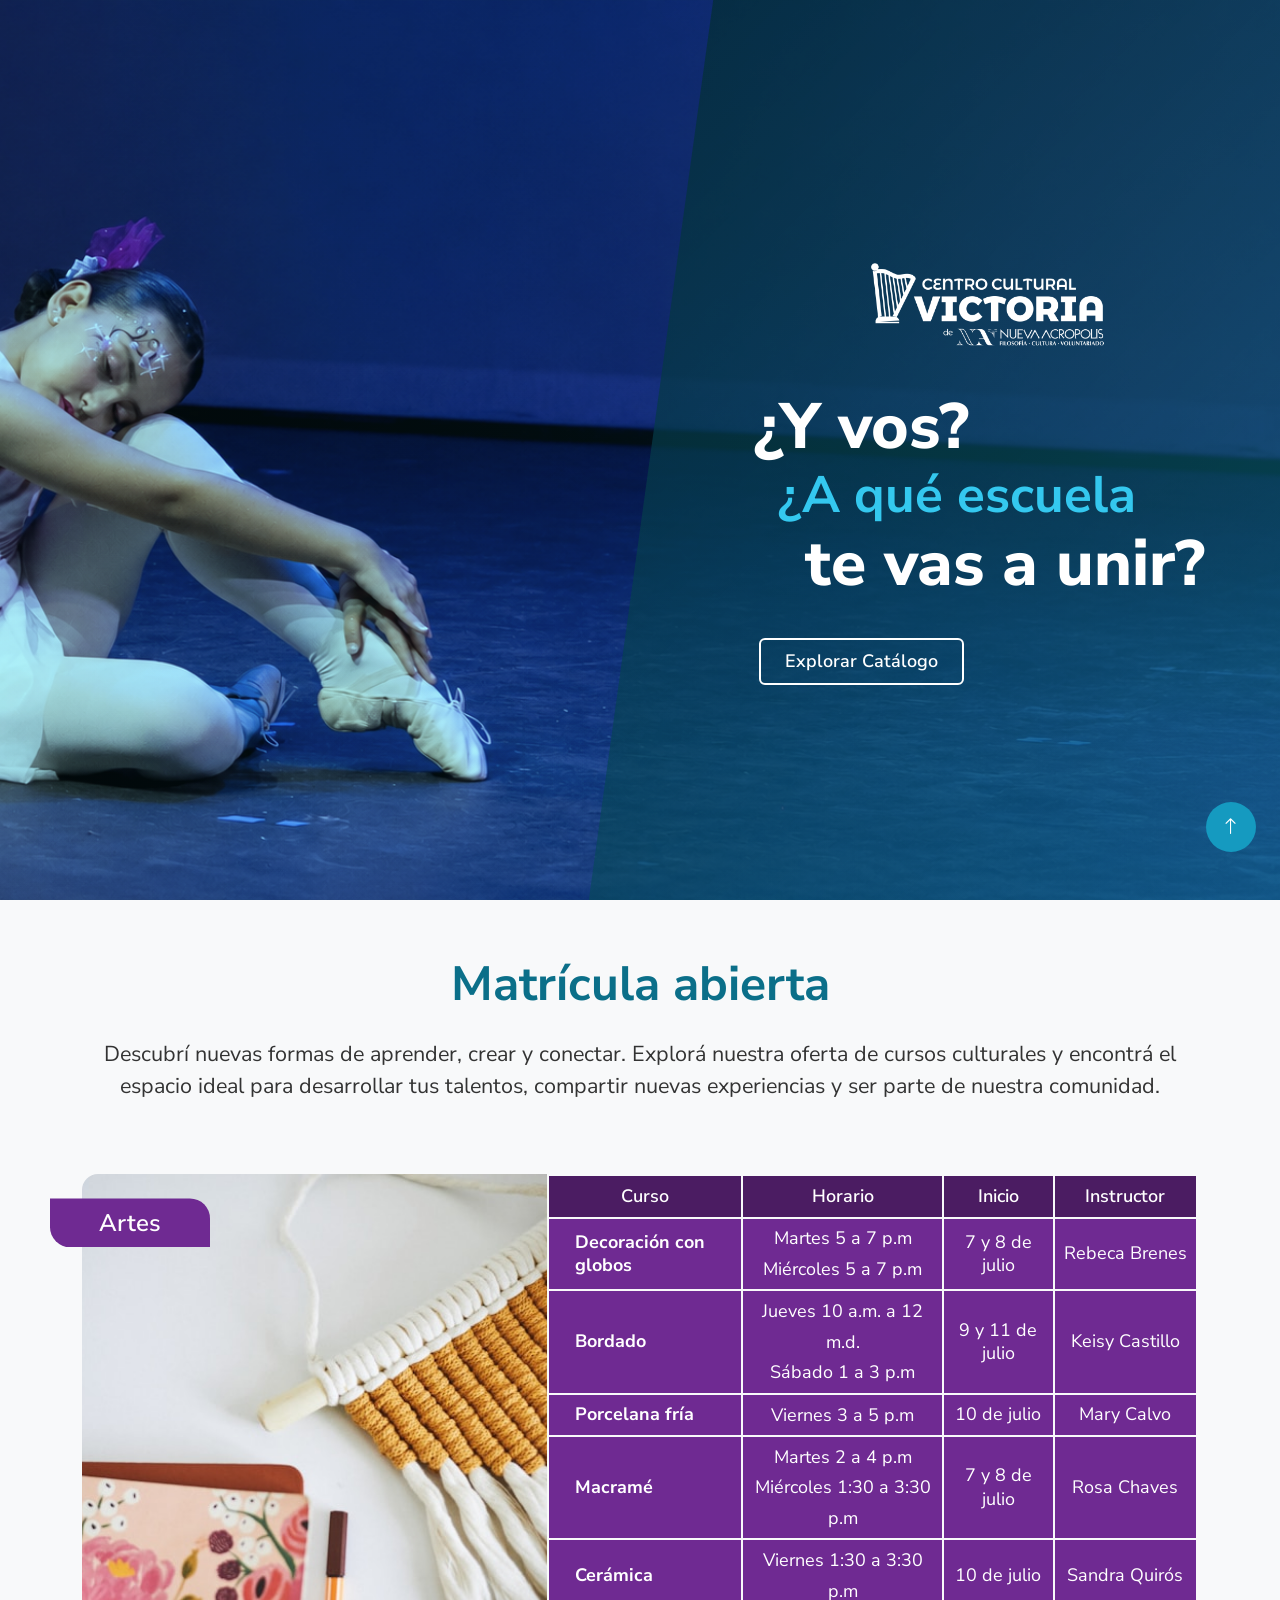
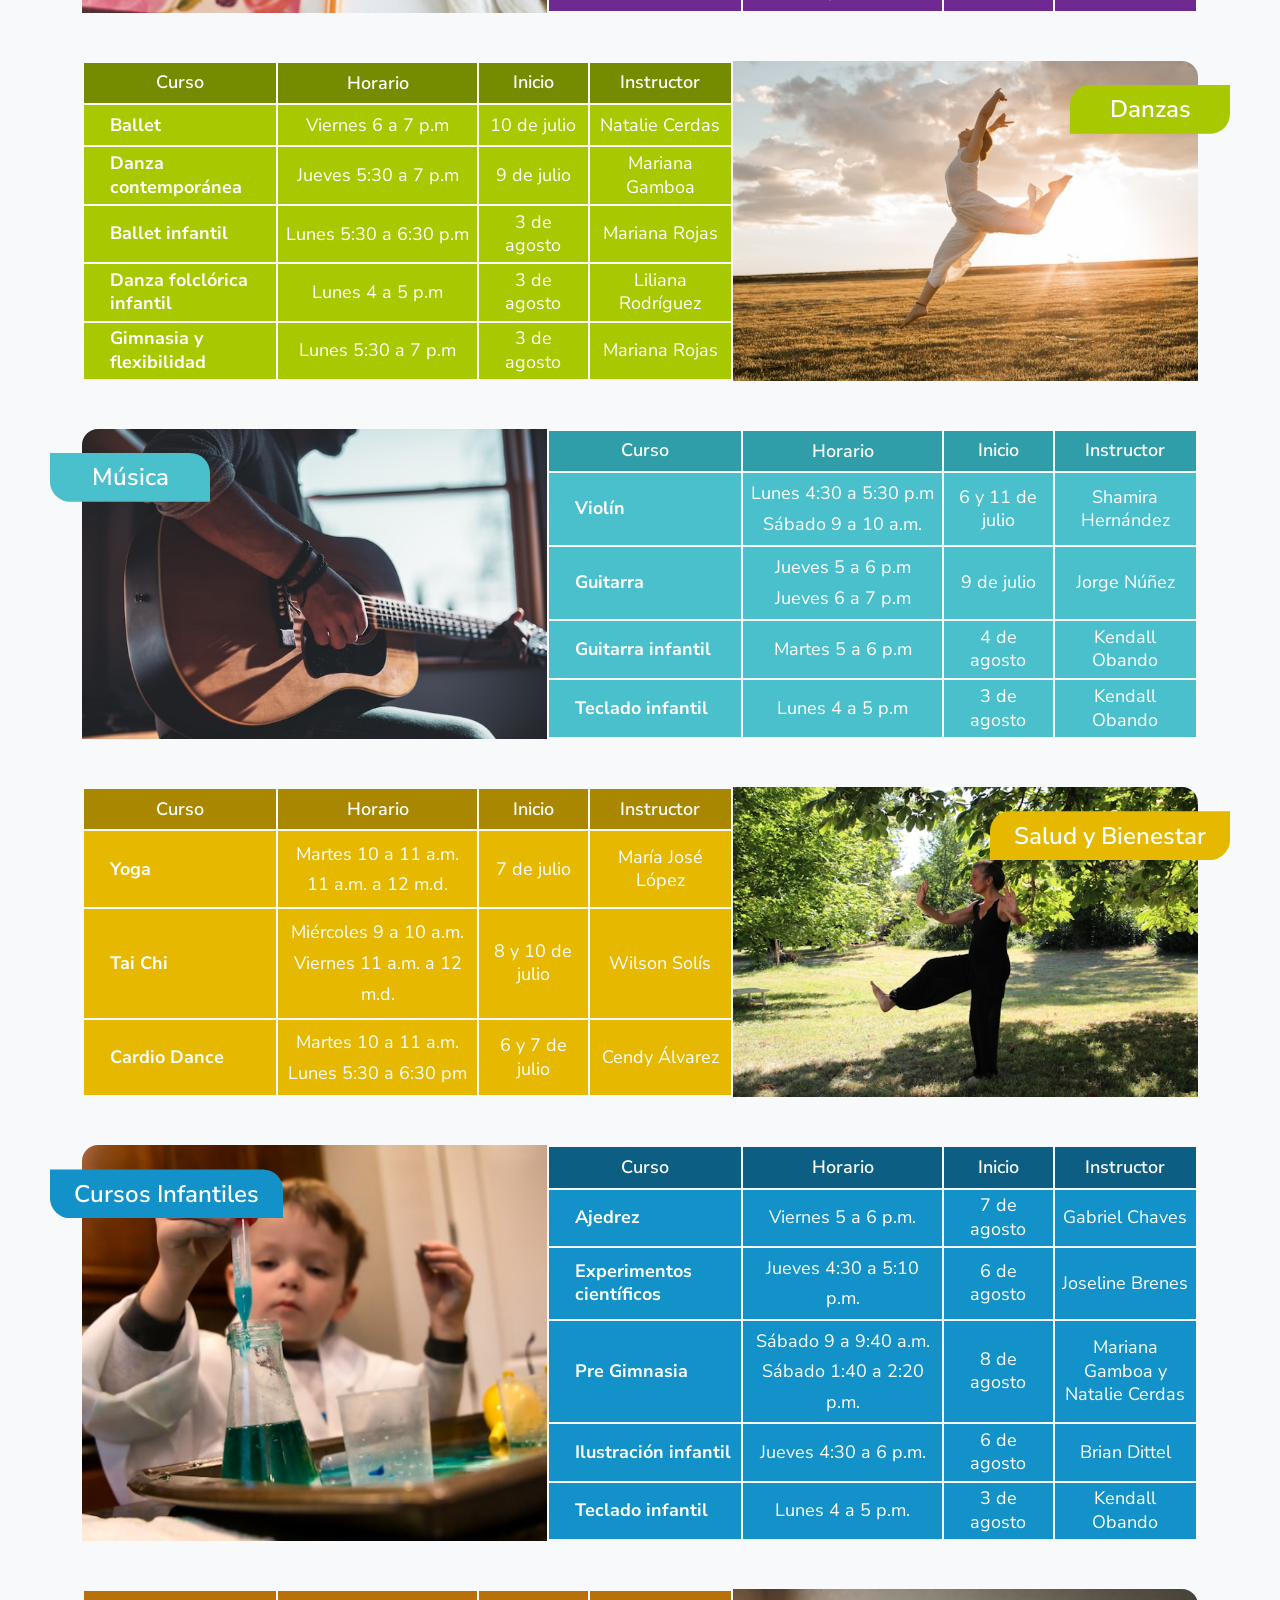
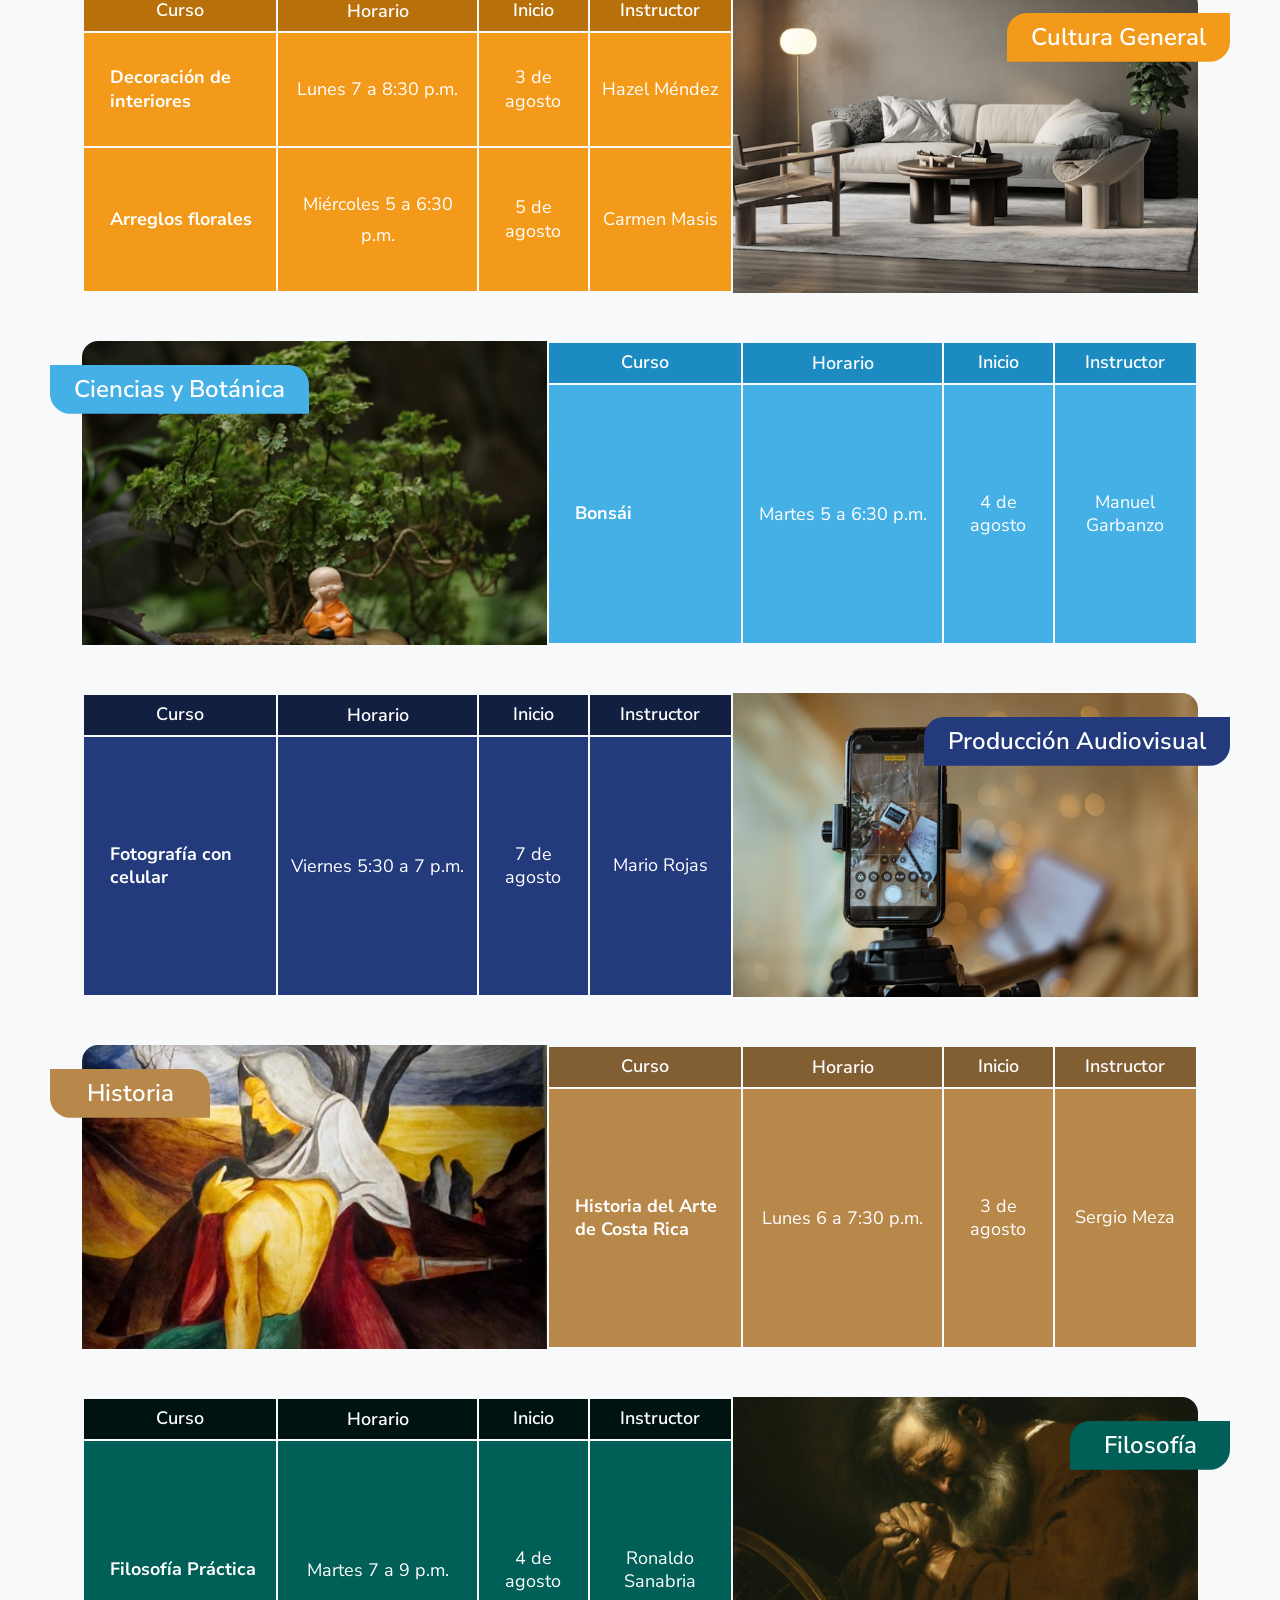
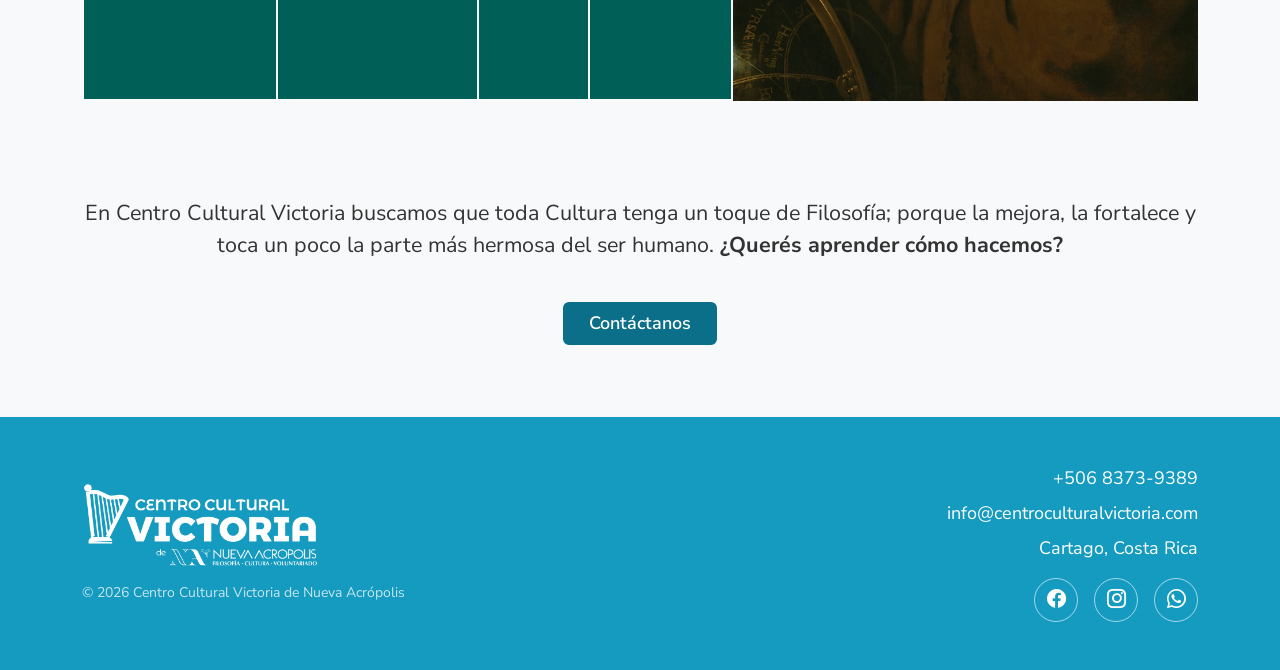
<file: proyecto/t3catalogo/index.html>
<!DOCTYPE html>
<html lang="es">

<head>
    <meta charset="UTF-8">
    <meta name="viewport" content="width=device-width, initial-scale=1.0">
    <title>Centro Cultural Victoria - Catálogo de Escuelas</title>
    <link rel="icon" href="img/favicon.png">
    <link href="https://cdn.jsdelivr.net/npm/bootstrap@5.3.3/dist/css/bootstrap.min.css" rel="stylesheet">
    <link
        href="https://fonts.googleapis.com/css2?family=Nunito+Sans:opsz,wght@6..12,300;6..12,400;6..12,600;6..12,700;6..12,800&display=swap"
        rel="stylesheet">
    <link rel="stylesheet" href="https://cdn.jsdelivr.net/npm/bootstrap-icons@1.11.3/font/bootstrap-icons.min.css">

    <link rel="stylesheet" href="https://cdnjs.cloudflare.com/ajax/libs/animate.css/4.1.1/animate.min.css">
    <link rel="stylesheet" href="css/styles.css">
</head>

<body>

    <!-- HERO  -->

    <section id="inicio" class="hero-section min-vh-100">

        <div class="container min-vh-100">

            <div class="row min-vh-100 align-items-center">

                <div class="col-lg-6"></div>

                <div class="col-lg-6">

                    <div class="hero-content text-center text-white">

                        <img src="img/marca.png" alt="Centro Cultural Victoria"
                            class="hero-logo img-fluid py-5 wow animate__animated animate__fadeInRight"
                            data-wow-delay="0.2s" data-wow-duration="1s">

                        <h1 class="hero-title mb-4">

                            <span class="mb-2 wow animate__animated animate__fadeInRight" data-wow-delay="0.3s"
                                data-wow-duration="1s"> ¿Y vos? </span>

                            <span class="mb-2 hero-title-acento wow animate__animated animate__fadeInRight"
                                data-wow-delay="0.45s" data-wow-duration="1s"> ¿A qué escuela </span>

                            <span class="mb-4 hero-title-final wow animate__animated animate__fadeInRight"
                                data-wow-delay="0.6s" data-wow-duration="1s"> te vas a unir? </span>
                        </h1>

                        <a href="#catalogo"
                            class="btn btn-outline-custom px-4 py-2 mt-3 wow animate__animated animate__fadeInRight"
                            data-wow-delay="0.8s" data-wow-duration="1s" tabindex="0"> Explorar Catálogo </a>
                    </div>
                </div>
            </div>
        </div>
    </section>



    <!--CATÁLOGO DE ESCUELAS -->


    <section id="catalogo" class="catalogo py-5">
        <div class="container">

            <div class="text-center mb-5 py-2">
                <h1 class="catalogo-titulo mb-4"> Matrícula abierta </h1>

                <p class="catalogo-parrafo">
                    Descubrí nuevas formas de aprender, crear y conectar.
                    Explorá nuestra oferta de cursos culturales y encontrá el espacio ideal
                    para desarrollar tus talentos, compartir nuevas experiencias y ser parte
                    de nuestra comunidad.
                </p>
            </div>

            <div class="d-flex flex-column gap-5">

                <!-- ARTES -->

                <article class="escuela-card escuela-artes">
                    <div class="row g-0">

                        <div class="col-lg-5 escuela-visual">

                            <span class="escuela-label wow animate__animated animate__fadeInLeft"> Artes </span> <img
                                src="img/artes.jpg" alt="Cursos de la Escuela de Artes" class="escuela-img">
                        </div>

                        <div class="col-lg-7 escuela-info">

                            <table class="escuela-tabla">
                                <thead>
                                    <tr>
                                        <th>Curso</th>
                                        <th>Horario</th>
                                        <th>Inicio</th>
                                        <th>Instructor</th>
                                    </tr>
                                </thead>

                                <tbody>
                                    <tr>
                                        <th scope="row">Decoración con globos </th>
                                        <td>Martes 5 a 7 p.m <br> Miércoles 5 a 7 p.m </td>
                                        <td> 7 y 8 de julio </td>
                                        <td> Rebeca Brenes </td>
                                    </tr>

                                    <tr>
                                        <th scope="row"> Bordado </th>
                                        <td> Jueves 10 a.m. a 12 m.d.<br>Sábado 1 a 3 p.m </td>
                                        <td> 9 y 11 de julio </td>
                                        <td> Keisy Castillo </td>
                                    </tr>

                                    <tr>
                                        <th scope="row"> Porcelana fría </th>
                                        <td> Viernes 3 a 5 p.m </td>
                                        <td> 10 de julio </td>
                                        <td> Mary Calvo </td>
                                    </tr>

                                    <tr>
                                        <th scope="row"> Macramé </th>
                                        <td> Martes 2 a 4 p.m<br> Miércoles 1:30 a 3:30 p.m </td>
                                        <td> 7 y 8 de julio </td>
                                        <td> Rosa Chaves </td>
                                    </tr>

                                    <tr>
                                        <th scope="row"> Cerámica </th>
                                        <td> Viernes 1:30 a 3:30 p.m </td>
                                        <td> 10 de julio </td>
                                        <td> Sandra Quirós </td>
                                    </tr>
                                </tbody>
                            </table>
                        </div>
                    </div>
                </article>


                <!-- DANZAS -->

                <article class="escuela-card escuela-danzas escuela-invertida">
                    <div class="row g-0 flex-lg-row-reverse">

                        <div class="col-lg-5 escuela-visual">

                            <span class="escuela-label wow animate__animated animate__fadeInRight"> Danzas </span> <img
                                src="img/danzas.jpg" alt="Cursos de la Escuela de Danzas" class="escuela-img">
                        </div>

                        <div class="col-lg-7 escuela-info">

                            <table class="escuela-tabla">
                                <thead>
                                    <tr>
                                        <th>Curso</th>
                                        <th>Horario</th>
                                        <th>Inicio</th>
                                        <th>Instructor</th>
                                    </tr>
                                </thead>

                                <tbody>
                                    <tr>
                                        <th scope="row"> Ballet </th>
                                        <td> Viernes 6 a 7 p.m </td>
                                        <td> 10 de julio </td>
                                        <td> Natalie Cerdas </td>
                                    </tr>

                                    <tr>
                                        <th scope="row"> Danza contemporánea </th>
                                        <td> Jueves 5:30 a 7 p.m </td>
                                        <td> 9 de julio </td>
                                        <td> Mariana Gamboa </td>
                                    </tr>

                                    <tr>
                                        <th scope="row"> Ballet infantil </th>
                                        <td> Lunes 5:30 a 6:30 p.m </td>
                                        <td> 3 de agosto </td>
                                        <td> Mariana Rojas </td>
                                    </tr>

                                    <tr>
                                        <th scope="row"> Danza folclórica infantil </th>
                                        <td> Lunes 4 a 5 p.m </td>
                                        <td> 3 de agosto </td>
                                        <td> Liliana Rodríguez </td>
                                    </tr>

                                    <tr>
                                        <th scope="row"> Gimnasia y flexibilidad </th>
                                        <td> Lunes 5:30 a 7 p.m </td>
                                        <td> 3 de agosto </td>
                                        <td> Mariana Rojas </td>
                                    </tr>
                                </tbody>
                            </table>
                        </div>
                    </div>
                </article>


                <!-- MÚSICA -->

                <article class="escuela-card escuela-musica">
                    <div class="row g-0">

                        <div class="col-lg-5 escuela-visual">

                            <span class="escuela-label wow animate__animated animate__fadeInLeft"> Música </span> <img
                                src="img/musica.jpg" alt="Cursos de la Escuela de Música" class="escuela-img">
                        </div>

                        <div class="col-lg-7 escuela-info">

                            <table class="escuela-tabla">
                                <thead>
                                    <tr>
                                        <th>Curso</th>
                                        <th>Horario</th>
                                        <th>Inicio</th>
                                        <th>Instructor</th>
                                    </tr>
                                </thead>

                                <tbody>
                                    <tr>
                                        <th scope="row"> Violín </th>

                                        <td>Lunes 4:30 a 5:30 p.m<br> Sábado 9 a 10 a.m. </td>
                                        <td> 6 y 11 de julio </td>
                                        <td> Shamira Hernández </td>
                                    </tr>

                                    <tr>
                                        <th scope="row"> Guitarra </th>
                                        <td>Jueves 5 a 6 p.m<br> Jueves 6 a 7 p.m </td>
                                        <td> 9 de julio </td>
                                        <td> Jorge Núñez </td>
                                    </tr>

                                    <tr>
                                        <th scope="row"> Guitarra infantil </th>
                                        <td> Martes 5 a 6 p.m </td>
                                        <td> 4 de agosto </td>
                                        <td> Kendall Obando </td>
                                    </tr>

                                    <tr>
                                        <th scope="row"> Teclado infantil </th>
                                        <td> Lunes 4 a 5 p.m </td>
                                        <td> 3 de agosto </td>
                                        <td> Kendall Obando </td>
                                    </tr>
                                </tbody>
                            </table>
                        </div>
                    </div>
                </article>


                <!-- SALUD Y BIENESTAR -->

                <article class="escuela-card escuela-salud escuela-invertida">
                    <div class="row g-0 flex-lg-row-reverse">

                        <div class="col-lg-5 escuela-visual">

                            <span class="escuela-label wow animate__animated animate__fadeInRight"> Salud y Bienestar
                            </span>

                            <img src="img/salud.jpg" alt="Cursos de la Escuela de Salud y Bienestar"
                                class="escuela-img">
                        </div>


                        <div class="col-lg-7 escuela-info">

                            <table class="escuela-tabla">
                                <thead>
                                    <tr>
                                        <th>Curso</th>
                                        <th>Horario</th>
                                        <th>Inicio</th>
                                        <th>Instructor</th>
                                    </tr>
                                </thead>

                                <tbody>
                                    <tr>
                                        <th scope="row"> Yoga </th>
                                        <td> Martes 10 a 11 a.m.<br> 11 a.m. a 12 m.d. </td>
                                        <td> 7 de julio </td>
                                        <td> María José López </td>
                                    </tr>

                                    <tr>
                                        <th scope="row"> Tai Chi </th>
                                        <td> Miércoles 9 a 10 a.m.<br> Viernes 11 a.m. a 12 m.d. </td>
                                        <td> 8 y 10 de julio </td>
                                        <td> Wilson Solís </td>
                                    </tr>

                                    <tr>
                                        <th scope="row"> Cardio Dance </th>
                                        <td> Martes 10 a 11 a.m.<br> Lunes 5:30 a 6:30 pm </td>
                                        <td> 6 y 7 de julio </td>
                                        <td> Cendy Álvarez </td>
                                    </tr>
                                </tbody>
                            </table>
                        </div>
                    </div>
                </article>

                <!-- CURSOS INFANTILES -->

                <article class="escuela-card escuela-infantil">
                    <div class="row g-0">

                        <div class="col-lg-5 escuela-visual">
                            <span class="escuela-label wow animate__animated animate__fadeInLeft"> Cursos
                                Infantiles</span>

                            <img src="img/infantil.jpg" alt="Cursos de la Escuela de Cursos Infantiles"
                                class="escuela-img">
                        </div>

                        <div class="col-lg-7 escuela-info">
                            <table class="escuela-tabla">
                                <thead>
                                    <tr>
                                        <th>Curso</th>
                                        <th>Horario</th>
                                        <th>Inicio</th>
                                        <th>Instructor</th>
                                    </tr>
                                </thead>

                                <tbody>
                                    <tr>
                                        <th scope="row">Ajedrez</th>
                                        <td>Viernes 5 a 6 p.m.</td>
                                        <td>7 de agosto</td>
                                        <td>Gabriel Chaves</td>
                                    </tr>
                                    <tr>
                                        <th scope="row">Experimentos científicos</th>
                                        <td>Jueves 4:30 a 5:10 p.m.</td>
                                        <td>6 de agosto</td>
                                        <td>Joseline Brenes</td>
                                    </tr>
                                    <tr>
                                        <th scope="row">Pre Gimnasia</th>
                                        <td>Sábado 9 a 9:40 a.m.<br>Sábado 1:40 a 2:20 p.m.</td>
                                        <td>8 de agosto</td>
                                        <td>Mariana Gamboa y Natalie Cerdas</td>
                                    </tr>
                                    <tr>
                                        <th scope="row">Ilustración infantil</th>
                                        <td>Jueves 4:30 a 6 p.m.</td>
                                        <td>6 de agosto</td>
                                        <td>Brian Dittel</td>
                                    </tr>
                                    <tr>
                                        <th scope="row">Teclado infantil</th>
                                        <td>Lunes 4 a 5 p.m.</td>
                                        <td>3 de agosto</td>
                                        <td>Kendall Obando</td>
                                    </tr>
                                </tbody>
                            </table>
                        </div>
                    </div>
                </article>



                <!-- CULTURA GENERAL -->

                <article class="escuela-card escuela-cultura escuela-card-corta  escuela-invertida">
                    <div class="row g-0 flex-lg-row-reverse">


                        <div class="col-lg-5 escuela-visual">
                            <span class="escuela-label wow animate__animated animate__fadeInRight"> Cultura
                                General</span>

                            <img src="img/cultura.jpg" alt="Cursos de la Escuela de Cultura General"
                                class="escuela-img">
                        </div>

                        <div class="col-lg-7 escuela-info">
                            <table class="escuela-tabla">
                                <thead>
                                    <tr>
                                        <th>Curso</th>
                                        <th>Horario</th>
                                        <th>Inicio</th>
                                        <th>Instructor</th>
                                    </tr>
                                </thead>

                                <tbody>
                                    <tr>
                                        <th scope="row">Decoración de interiores</th>
                                        <td>Lunes 7 a 8:30 p.m.</td>
                                        <td>3 de agosto</td>
                                        <td>Hazel Méndez</td>
                                    </tr>
                                    <tr>
                                        <th scope="row">Arreglos florales</th>
                                        <td>Miércoles 5 a 6:30 p.m.</td>
                                        <td>5 de agosto</td>
                                        <td>Carmen Masis</td>
                                    </tr>
                                </tbody>
                            </table>
                        </div>
                    </div>
                </article>

                <!-- CIENCIAS Y BOTÁNICA -->

                <article class="escuela-card escuela-ciencias escuela-card-corta">
                    <div class="row g-0">
                        <div class="col-lg-5 escuela-visual">
                            <span class="escuela-label wow animate__animated animate__fadeInLeft"> Ciencias y
                                Botánica</span>

                            <img src="img/ciencias.jpg" alt="Cursos de la Escuela de Ciencias y Botánica"
                                class="escuela-img">
                        </div>

                        <div class="col-lg-7 escuela-info">
                            <table class="escuela-tabla">
                                <thead>
                                    <tr>
                                        <th>Curso</th>
                                        <th>Horario</th>
                                        <th>Inicio</th>
                                        <th>Instructor</th>
                                    </tr>
                                </thead>

                                <tbody>
                                    <tr>
                                        <th scope="row">Bonsái</th>
                                        <td>Martes 5 a 6:30 p.m.</td>
                                        <td>4 de agosto</td>
                                        <td>Manuel Garbanzo</td>
                                    </tr>
                                </tbody>
                            </table>
                        </div>
                    </div>
                </article>

                <!-- PRODUCCIÓN AUDIOVISUAL -->

                <article class="escuela-card escuela-audiovisual escuela-card-corta  escuela-invertida">
                    <div class="row g-0 flex-lg-row-reverse">

                        <div class="col-lg-5 escuela-visual">
                            <span class="escuela-label wow animate__animated animate__fadeInRight"> Producción
                                Audiovisual </span>

                            <img src="img/audiovisual.jpg" alt="Cursos de la Escuela de Producción Audiovisual"
                                class="escuela-img">
                        </div>

                        <div class="col-lg-7 escuela-info">
                            <table class="escuela-tabla">
                                <thead>
                                    <tr>
                                        <th>Curso</th>
                                        <th>Horario</th>
                                        <th>Inicio</th>
                                        <th>Instructor</th>
                                    </tr>
                                </thead>

                                <tbody>
                                    <tr>
                                        <th scope="row">Fotografía con celular</th>
                                        <td>Viernes 5:30 a 7 p.m.</td>
                                        <td>7 de agosto</td>
                                        <td>Mario Rojas</td>
                                    </tr>
                                </tbody>
                            </table>
                        </div>
                    </div>
                </article>

                <!-- HISTORIA -->

                <article class="escuela-card escuela-historia escuela-card-corta ">
                    <div class="row g-0">

                        <div class="col-lg-5 escuela-visual">
                            <span class="escuela-label wow animate__animated animate__fadeInLeft"> Historia </span> <img
                                src="img/historia.jpg" alt="Cursos de la Escuela de Historia" class="escuela-img">
                        </div>

                        <div class="col-lg-7 escuela-info">
                            <table class="escuela-tabla">
                                <thead>
                                    <tr>
                                        <th>Curso</th>
                                        <th>Horario</th>
                                        <th>Inicio</th>
                                        <th>Instructor</th>
                                    </tr>
                                </thead>

                                <tbody>
                                    <tr>
                                        <th scope="row">Historia del Arte de Costa Rica</th>
                                        <td>Lunes 6 a 7:30 p.m.</td>
                                        <td>3 de agosto</td>
                                        <td>Sergio Meza</td>
                                    </tr>
                                </tbody>
                            </table>
                        </div>
                    </div>
                </article>

                <!-- FILOSOFÍA -->

                <article class="escuela-card escuela-filosofia escuela-card-corta escuela-invertida ">
                    <div class="row g-0 flex-lg-row-reverse">

                        <div class="col-lg-5 escuela-visual">
                            <span class="escuela-label wow animate__animated animate__fadeInRight"> Filosofía </span>
                            <img src="img/filosofia1.jpg" alt="Cursos de la Escuela de Filosofía" class="escuela-img">
                        </div>

                        <div class="col-lg-7 escuela-info">
                            <table class="escuela-tabla">
                                <thead>
                                    <tr>
                                        <th>Curso</th>
                                        <th>Horario</th>
                                        <th>Inicio</th>
                                        <th>Instructor</th>
                                    </tr>
                                </thead>

                                <tbody>
                                    <tr>
                                        <th scope="row">Filosofía Práctica</th>
                                        <td>Martes 7 a 9 p.m.</td>
                                        <td>4 de agosto</td>
                                        <td>Ronaldo Sanabria</td>
                                    </tr>
                                </tbody>
                            </table>
                        </div>
                    </div>
                </article>
                <div class="text-center mt-5">
                    <p class="catalogo-parrafo">
                        En Centro Cultural Victoria buscamos que toda Cultura tenga un toque de Filosofía; porque la
                        mejora, la fortalece y toca un
                        poco la parte más hermosa del ser humano.
                        <strong>¿Querés aprender cómo hacemos?</strong>
                    </p>
                    <a href="https://wa.me/50612345678" class="btn btn-primary-custom my-4" tabindex="0">
                        Contáctanos
                    </a>
                </div>
            </div>
        </div>
    </section>




    <!-- FOOTER -->

    <footer class="footer py-5">
        <div class="container">

            <div class="row align-items-center">

                <div class="col-lg-6 text-center text-lg-start mb-4 mb-lg-0">
                    <img src="img/marca.png" alt="Centro Cultural Victoria" class="footer-logo img-fluid mb-3">
                    <p class="footer-copy mb-0"> © 2026 Centro Cultural Victoria de Nueva Acrópolis </p>
                </div>

                <div class="col-lg-6 text-center text-lg-end">

                    <div class="footer-contacto mb-3">
                        <p class="mb-2"> +506 8373-9389 </p>
                        <p class="mb-2"> info@centroculturalvictoria.com </p>
                        <p class="mb-3"> Cartago, Costa Rica </p>
                    </div>

                    <div class="footer-redes d-flex justify-content-center justify-content-lg-end gap-3">
                        <a href="https://www.facebook.com/victoriacultural.cr/" class="footer-icono"
                            aria-label="Facebook" tabindex="0"> <i class="bi bi-facebook"></i> </a>
                        <a href="https://www.instagram.com/victoriacultural/?hl=es" class="footer-icono"
                            aria-label="Instagram" tabindex="0"> <i class="bi bi-instagram"></i> </a>
                        <a href="https://wa.me/50612345678" class="footer-icono" aria-label="WhatsApp" tabindex="0"> <i
                                class="bi bi-whatsapp"></i> </a>
                    </div>
                </div>
            </div>
        </div>
    </footer>


    <!-- SCROLL TOP -->

    <a href="#inicio" class="scroll-top" tabindex="0" aria-label="Volver arriba"> <i class="bi bi-arrow-up"></i> </a>


    <!-- SCRIPTS -->


    <script src="https://cdn.jsdelivr.net/npm/bootstrap@5.3.3/dist/js/bootstrap.bundle.min.js"> </script>

    <script src="https://cdnjs.cloudflare.com/ajax/libs/wow/1.1.2/wow.min.js"> </script>

    <script> new WOW().init(); </script>
</body>

</html>
</file>
<file: proyecto/t3catalogo/css/styles.css>
html {
  scroll-behavior: smooth;
}

body {
  font-family: "Nunito Sans", sans-serif;
  font-size: 1.125rem;
  color: #333333;
  overflow-x: hidden;
  background-color: #f8f9fa;
}

.btn-outline-custom {
  background-color: transparent;
  border: 2px solid #ffffff;
  color: #ffffff;
  border-radius: 0.375rem;
  padding: 0.375rem 1rem;
  font-size: 1.125rem;
  font-weight: 600;
  transition: all 0.3s ease;
}
.btn-outline-custom:hover {
  background-color: #f8f9fa;
  border-color: #ffffff;
  color: #159AC0 !important;
}

.btn-outline-primary {
  color: #159AC0;
  border-color: #159AC0;
}
.btn-outline-primary:hover {
  background: #159AC0;
  color: #ffffff;
}

.btn-primary-custom {
  font-size: 1.125rem;
  background-color: #0B6F89;
  border: 2px solid #0B6F89;
  color: #ffffff;
  border-radius: 0.375rem;
  padding: 0.375rem 1.5rem;
  font-weight: 600;
  transition: all 0.3s ease;
  outline: #0B6F89;
}
.btn-primary-custom:hover {
  background-color: #f8f9fa;
  border-color: #0B6F89;
  color: #0B6F89 !important;
}

.hero-section {
  position: relative;
  isolation: isolate;
  min-height: 100vh;
  background-image: linear-gradient(90deg, rgba(21, 154, 192, 0.05) 0%, rgba(21, 154, 192, 0.08) 42%, rgba(11, 111, 137, 0.18) 100%), url("../img/hero.png");
  background-size: cover;
  background-position: center;
  background-repeat: no-repeat;
  overflow: hidden;
}
.hero-section::after {
  content: "";
  position: absolute;
  inset: 0 0 0 auto;
  width: 54%;
  height: 100%;
  background: linear-gradient(135deg, rgba(4.177027027, 42.15, 52.022972973, 0.82), rgba(11, 111, 137, 0.55));
  clip-path: polygon(18% 0, 100% 0, 100% 100%, 0 100%);
  z-index: 0;
  pointer-events: none;
  animation: slideInRight 1.2s ease-out both;
}
.hero-section .container {
  position: relative;
  z-index: 1;
}

.hero-content {
  position: relative;
  right: 4rem;
  max-width: 38rem;
  margin-left: auto;
  margin-right: auto;
  z-index: 2;
}

.hero-logo {
  position: relative;
  left: 8rem;
  width: 100%;
  max-width: 15rem;
  filter: brightness(0) invert(1);
}

.hero-title {
  font-size: 4rem;
  font-weight: 800;
  line-height: 1.05;
}
.hero-title span {
  display: block;
}

.hero-title-inicio {
  color: #ffffff;
}

.hero-title-acento {
  position: relative;
  left: 6rem;
  margin: 0.5rem 0;
  color: rgb(52.0918918919, 200.2, 238.7081081081);
  font-size: 3.2rem;
  font-weight: 700;
}

.hero-title-final {
  position: relative;
  left: 9rem;
  color: #ffffff;
}

.catalogo-titulo {
  font-size: 3rem;
  color: #0B6F89;
  font-weight: 700;
}

.catalogo-parrafo {
  font-size: 1.35rem;
}

.escuela-card {
  overflow: visible;
}
.escuela-card .row {
  align-items: stretch;
}

.escuela-visual {
  position: relative;
  min-height: 19rem;
}

.escuela-img {
  display: block;
  width: 100%;
  height: 100%;
  -o-object-fit: cover;
     object-fit: cover;
}

.escuela-label {
  position: absolute;
  top: 1.5rem;
  left: -2rem;
  z-index: 2;
  min-width: 10rem;
  padding: 0.4rem 1.5rem;
  color: #ffffff;
  font-size: 1.5rem;
  font-weight: 600;
  text-align: center;
  clip-path: inset(0 round 0 1.25rem 0 1.25rem);
}

.escuela-invertida .escuela-label {
  left: auto;
  right: -2rem;
  clip-path: inset(0 round 1.25rem 0 1.25rem 0);
}

.escuela-info {
  display: flex;
}

.escuela-tabla {
  width: 100%;
  table-layout: fixed;
  border-collapse: separate;
  color: #ffffff;
}
.escuela-tabla thead {
  background-color: darken;
}
.escuela-tabla th,
.escuela-tabla td {
  padding: 0.3rem 0.4rem;
  vertical-align: middle;
  line-height: 1.3;
}
.escuela-tabla th:last-child,
.escuela-tabla td:last-child {
  border-right: none;
}
.escuela-tabla thead th {
  font-weight: 600;
  text-align: center;
}
.escuela-tabla tbody th {
  width: 25%;
  font-weight: 700;
  text-align: left;
  padding-left: 1.6rem;
}
.escuela-tabla td {
  text-align: center;
}
.escuela-tabla th:nth-child(1),
.escuela-tabla td:nth-child(1) {
  width: 30%;
}
.escuela-tabla th:nth-child(2),
.escuela-tabla td:nth-child(2) {
  width: 31%;
  line-height: 1.7;
}
.escuela-tabla th:nth-child(3),
.escuela-tabla td:nth-child(3) {
  width: 17%;
}
.escuela-tabla th:nth-child(4),
.escuela-tabla td:nth-child(4) {
  width: 22%;
}
.escuela-tabla tbody tr:last-child th,
.escuela-tabla tbody tr:last-child td {
  border-bottom: none;
}

.escuela-card-corta .row {
  align-items: stretch;
}
.escuela-card-corta .escuela-visual {
  position: relative;
}
.escuela-card-corta .escuela-img {
  position: absolute;
  inset: 0;
  width: 100%;
  height: 100%;
  -o-object-fit: cover;
     object-fit: cover;
}

.escuela-card:not(.escuela-invertida) .escuela-img {
  border-radius: 1rem 0 0 0;
}

.escuela-invertida .escuela-img {
  border-radius: 0 1rem 0 0;
}

.escuela-artes .escuela-label,
.escuela-artes .escuela-tabla tbody {
  background-color: #6F2A92;
}
.escuela-artes .escuela-tabla thead {
  background-color: rgb(74.8659574468, 28.3276595745, 98.4723404255);
}

.escuela-danzas .escuela-label,
.escuela-danzas .escuela-tabla tbody {
  background-color: #A8C800;
}
.escuela-danzas .escuela-tabla thead {
  background-color: rgb(116.592, 138.8, 0);
}

.escuela-musica .escuela-label,
.escuela-musica .escuela-tabla tbody {
  background-color: #4AC0CC;
}
.escuela-musica .escuela-tabla thead {
  background-color: rgb(47.6586206897, 157.9275862069, 169.1413793103);
}

.escuela-salud .escuela-label,
.escuela-salud .escuela-tabla tbody {
  background-color: #e6b800;
}
.escuela-salud .escuela-tabla thead {
  background-color: rgb(168.8, 135.04, 0);
}

.escuela-infantil .escuela-label,
.escuela-infantil .escuela-tabla tbody {
  background-color: #1292C8;
}
.escuela-infantil .escuela-tabla thead {
  background-color: rgb(11.6834862385, 94.7660550459, 129.8165137615);
}

.escuela-cultura .escuela-label,
.escuela-cultura .escuela-tabla tbody {
  background-color: #F39A1A;
}
.escuela-cultura .escuela-tabla thead {
  background-color: rgb(182.9149377593, 111.8257261411, 9.5850622407);
}

.escuela-ciencias .escuela-label,
.escuela-ciencias .escuela-tabla tbody {
  background-color: #45B0E5;
}
.escuela-ciencias .escuela-tabla thead {
  background-color: rgb(27.1650943396, 138.9599056604, 194.3349056604);
}

.escuela-audiovisual .escuela-label,
.escuela-audiovisual .escuela-tabla tbody {
  background-color: #233B7D;
}
.escuela-audiovisual .escuela-tabla thead {
  background-color: rgb(18.265625, 30.790625, 65.234375);
}

.escuela-historia .escuela-label,
.escuela-historia .escuela-tabla tbody {
  background-color: #B8874A;
}
.escuela-historia .escuela-tabla thead {
  background-color: rgb(130.3630952381, 95.0714285714, 51.1369047619);
}

.escuela-filosofia .escuela-label,
.escuela-filosofia .escuela-tabla tbody {
  background-color: #005F56;
}
.escuela-filosofia .escuela-tabla thead {
  background-color: rgb(0, 18.5, 16.7473684211);
}

.footer {
  background-color: #159AC0;
  color: #ffffff;
}

.footer-logo {
  width: 15rem;
  filter: brightness(0) invert(1);
}

.footer-icono {
  display: flex;
  align-items: center;
  justify-content: center;
  width: 2.75rem;
  height: 2.75rem;
  border: 1px solid rgba(255, 255, 255, 0.6);
  border-radius: 50%;
  color: #ffffff;
  font-size: 1.2rem;
  text-decoration: none;
  transition: background-color 0.3s ease, color 0.3s ease, transform 0.3s ease;
}
.footer-icono:hover {
  background-color: #ffffff;
  color: #159AC0;
  transform: translateY(-0.25rem);
}

.footer-copy {
  font-size: 0.875rem;
  opacity: 0.75;
}

.scroll-top {
  position: fixed;
  bottom: 3rem;
  right: 1.5rem;
  width: 3.125rem;
  height: 3.125rem;
  display: flex;
  align-items: center;
  justify-content: center;
  background: #159AC0;
  color: white;
  border-radius: 50%;
  text-decoration: none;
  z-index: 999;
}

@media (max-width: 991.98px) {
  .hero-section {
    min-height: 100vh;
    background-position: 35% center;
  }
  .hero-section::after {
    width: 100%;
    background: linear-gradient(rgba(4.177027027, 42.15, 52.022972973, 0.45), rgba(11, 111, 137, 0.65));
    clip-path: none;
  }
  .hero-section .col-lg-6:first-child {
    display: none;
  }
  .hero-content {
    right: 0;
    max-width: 100%;
    padding: 2rem 1rem;
  }
  .hero-logo {
    left: 0;
    max-width: 14rem;
  }
  .hero-title {
    font-size: 3rem;
    line-height: 1.1;
  }
  .hero-title-acento {
    left: 0;
    font-size: 2.5rem;
  }
  .hero-title-final {
    left: 0;
  }
  .catalogo-parrafo {
    font-size: 1.125rem;
  }
  .escuela-visual {
    min-height: 22rem;
  }
  .escuela-img {
    border-radius: 1rem 1rem 0 0;
  }
  .escuela-card-corta .escuela-img {
    position: relative;
    inset: auto;
    height: 22rem;
  }
  .escuela-label,
  .escuela-invertida .escuela-label {
    top: 1.5rem;
    left: 0;
    right: auto;
    clip-path: inset(0 round 0 1.25rem 0 1.25rem);
  }
  .escuela-info {
    width: 100%;
  }
  .escuela-tabla {
    font-size: 0.875rem;
  }
  .escuela-tabla th,
  .escuela-tabla td {
    padding: 0.6rem 0.4rem;
  }
  .escuela-tabla tbody th {
    padding-left: 1rem;
  }
  .footer-logo {
    width: 13rem;
  }
}
@media (max-width: 575.98px) {
  .hero-section {
    background-position: 32% center;
  }
  .hero-content {
    right: 0;
    width: 100%;
    max-width: 100%;
    padding: 1.5rem 0.75rem;
  }
  .hero-logo {
    left: 0;
    max-width: 10rem;
  }
  .hero-title {
    font-size: 2.2rem;
    line-height: 1.1;
  }
  .hero-title-acento {
    left: 0;
    font-size: 1.8rem;
  }
  .hero-title-final {
    left: 0;
  }
  .btn-outline-custom {
    left: 0;
  }
  .catalogo-titulo {
    font-size: 2rem;
  }
  .catalogo-parrafo {
    font-size: 1.175rem;
  }
  .escuela-visual {
    min-height: 14rem;
  }
  .escuela-card-corta .escuela-img {
    height: 14rem;
  }
  .escuela-label,
  .escuela-invertida .escuela-label {
    top: 1rem;
    left: 0;
    right: auto;
    min-width: 8rem;
    padding: 0.5rem 1rem;
    font-size: 1.175rem;
  }
  .escuela-info {
    display: block;
    overflow: visible;
  }
  .escuela-tabla {
    display: block;
    width: 100%;
    min-width: 0;
    font-size: 0.875rem;
  }
  .escuela-tabla thead {
    display: none;
  }
  .escuela-tabla tbody {
    display: block;
  }
  .escuela-tabla tr {
    display: grid;
    grid-template-columns: 1fr;
    padding: 1rem;
    border-bottom: 1px solid rgba(255, 255, 255, 0.35);
  }
  .escuela-tabla th,
  .escuela-tabla td {
    display: block;
    width: 100% !important;
    padding: 0.25rem 0;
    text-align: left;
  }
  .escuela-tabla tbody th {
    padding-left: 0;
    padding-bottom: 0.5rem;
    font-size: 1.125rem;
  }
  .escuela-tabla td {
    font-size: 0.875rem;
  }
  .escuela-tabla tbody tr:last-child {
    border-bottom: none;
  }
  .footer {
    text-align: center;
  }
  .footer-logo {
    width: 11rem;
  }
}/*# sourceMappingURL=styles.css.map */
</file>
